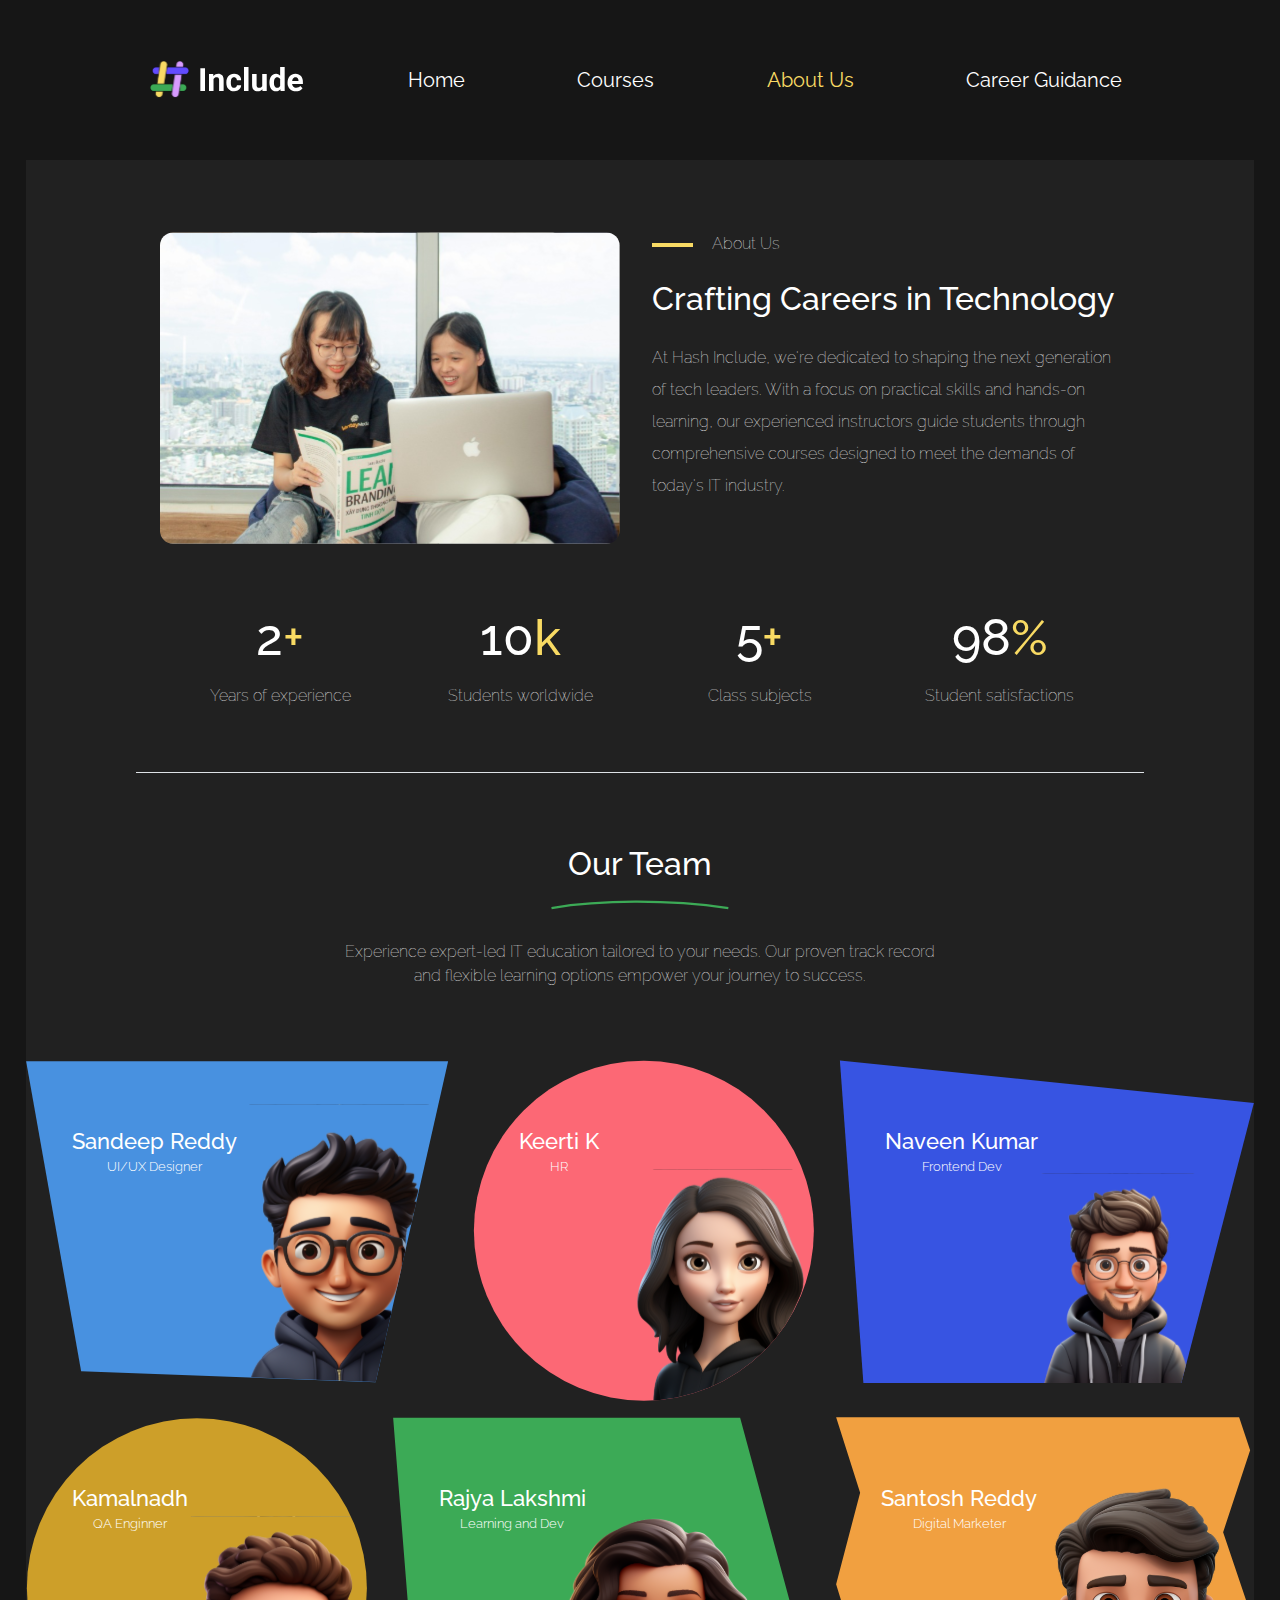
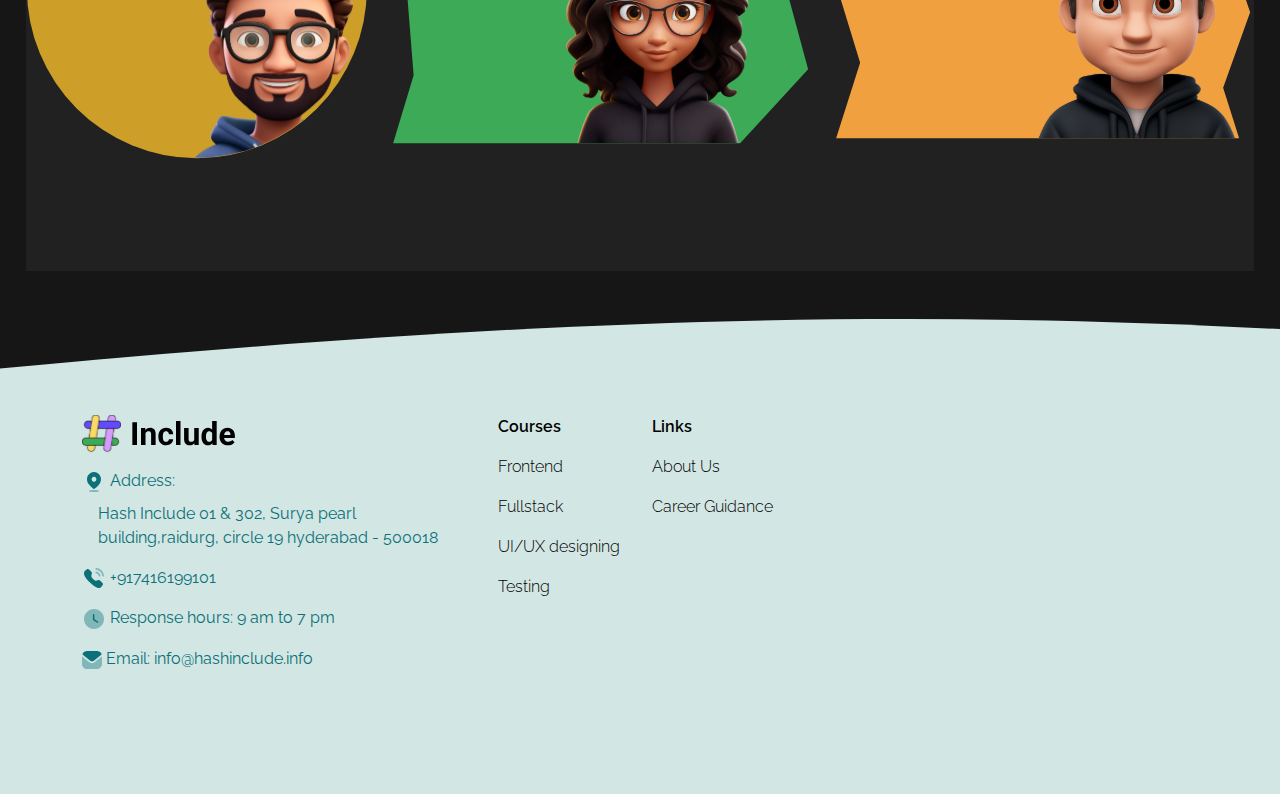
<file: about.html>
<!DOCTYPE html>
<html lang="en">
  <head>
    <meta charset="UTF-8" />
    <meta name="viewport" content="width=device-width, initial-scale=1.0" />
    <title>
      Hash Include | Elevate Your Skills with Hash Include's Guidance
    </title>
    <meta
      name="description"
      content="Linked-In Networking. Resume Building. Real-Time Projects. Pitching Startup Ideas. Expert Instructor. Interactive Learning. Verified Certificate. Why We Stand Out. Best Learning Experience."
    />
    <meta
      name="keywords"
      content="Hash Include, Frontend, Fullstack, Madhapur"
    />
    <link rel="shortcut icon" href="assets/favicon.png" type="image/x-icon" />
    <!-- Bootstrap CSS CDN starts here -->
    <link
      href="https://cdn.jsdelivr.net/npm/bootstrap@5.3.3/dist/css/bootstrap.min.css"
      rel="stylesheet"
      integrity="sha384-QWTKZyjpPEjISv5WaRU9OFeRpok6YctnYmDr5pNlyT2bRjXh0JMhjY6hW+ALEwIH"
      crossorigin="anonymous"
    />
    <!-- Bootstrap JavaScript CDN starts here -->
    <script
      src="https://cdn.jsdelivr.net/npm/bootstrap@5.3.3/dist/js/bootstrap.bundle.min.js"
      integrity="sha384-YvpcrYf0tY3lHB60NNkmXc5s9fDVZLESaAA55NDzOxhy9GkcIdslK1eN7N6jIeHz"
      crossorigin="anonymous"
    ></script>

    <!-- Custom CSS starts here -->
    <link rel="stylesheet" href="styles/about.css" />
    <link rel="stylesheet" href="styles/common-styles.css" />
  </head>
  <body>
    <!-- header section starts here -->
    <header>
      <section class="container-fluid primary-navbar-section">
        <!-- <div class="container"> -->
        <nav class="navbar navbar-expand-lg primary-navbar mx-auto my-5 fs-5">
          <div class="container-fluid">
            <a class="navbar-brand pe-5 me-5" href="#"
              ><img src="assets/hash-include-logo.svg" alt="logo"
            /></a>
            <button
              class="navbar-toggler hamburger-btn"
              type="button"
              data-bs-toggle="collapse"
              data-bs-target="#navbarNav"
              aria-controls="navbarNav"
              aria-expanded="false"
              aria-label="Toggle navigation"
            >
              <span class="hamburger"></span>
              <span class="hamburger"></span>
              <span class="hamburger"></span>
            </button>
            <div class="collapse navbar-collapse" id="navbarNav">
              <ul class="navbar-nav w-100 d-flex justify-content-between">
                <li class="nav-item">
                  <a
                    class="nav-link text-white active"
                    aria-current="page"
                    href="index.html"
                    >Home</a
                  >
                </li>
                <li class="nav-item">
                  <a class="nav-link text-white" href="courses.html">Courses</a>
                </li>
                <li class="nav-item">
                  <a class="nav-link active-link" href="#">About Us</a>
                </li>
                <li class="nav-item">
                  <a class="nav-link text-white" href="guidance.html"
                    >Career Guidance</a
                  >
                </li>
              </ul>
            </div>
          </div>
        </nav>
        <!-- </div> -->
      </section>
    </header>
    <!-- header section ends here -->

    <main>
      <!-- About us and Our team section starts here -->
      <section class="au-and-ot-section pb-5">
        <!-- About us section starts here -->
        <section class="about-us-section py-5">
          <div class="container-fluid pt-4 pb-5">
            <div class="row">
              <div class="col-lg-6 about-us-image">
                <img
                  src="assets/aboutus.svg"
                  alt="About Us image"
                  width="460"
                  class="img-fluid"
                />
              </div>
              <div class="col-lg-6 mt-3 mt-lg-0 about-us-description">
                <div>
                  <span class="about-us-line yellow-line"></span>
                  <span class="about-us-title title fw-lighter">About Us</span>
                </div>

                <div>
                  <h2 class="my-4">Crafting Careers in Technology</h2>

                  <p class="fw-lighter lh-lg">
                    At Hash Include, we're dedicated to shaping the next
                    generation of tech leaders. With a focus on practical skills
                    and hands-on learning, our experienced instructors guide
                    students through comprehensive courses designed to meet the
                    demands of today's IT industry.
                  </p>
                </div>
              </div>
            </div>
          </div>
          <div
            class="row mt-2 pt-2 pb-5 px-4 hashinclude-stats-cards-container border-bottom"
          >
            <div class="col">
              <div class="hashinclude-stats-card text-center">
                <h2>2<span class="stats-style">+</span></h2>
                <p class="fw-lighter mt-3">Years of experience</p>
              </div>
            </div>
            <div class="col">
              <div class="hashinclude-stats-card text-center">
                <h2>10<span class="stats-style">k</span></h2>
                <p class="fw-lighter mt-3">Students worldwide</p>
              </div>
            </div>
            <div class="col">
              <div class="hashinclude-stats-card text-center">
                <h2>5<span class="stats-style">+</span></h2>
                <p class="fw-lighter mt-3">Class subjects</p>
              </div>
            </div>
            <div class="col">
              <div class="hashinclude-stats-card text-center">
                <h2>98<span class="stats-style">%</span></h2>
                <p class="fw-lighter mt-3">Student satisfactions</p>
              </div>
            </div>
          </div>
        </section>
        <!-- About us section ends here -->

        <!-- Our team section starts here -->
        <section class="our-team-section">
          <div class="container-fluid px-0">
            <div class="row our-team-title-and-info text-center">
              <h2 class="mt-4">Our Team</h2>
              <div class="why-us-line-img">
                <img src="assets/why-us-line.svg" alt="Why us line image" />
              </div>
              <p class="mx-auto my-4 fw-lighter our-team-intro">
                Experience expert-led IT education tailored to your needs. Our
                proven track record and flexible learning options empower your
                journey to success.
              </p>
            </div>
            <div class="d-flex flex-wrap member-cards-container my-5">
              <div class="member-card position-relative mb-3 px-3 px-sm-0">
                <div class="member-details">
                  <h4>Sandeep Reddy</h4>
                  <p class="fw-light">UI/UX Designer</p>
                </div>
                <img
                  class="img-fluid"
                  src="assets/member-1.svg"
                  alt="Member-1"
                />
              </div>
              <div class="member-card position-relative mb-3 px-3 px-sm-0">
                <div class="member-details">
                  <h4>Keerti K</h4>
                  <p class="fw-light">HR</p>
                </div>
                <img
                  class="img-fluid"
                  src="assets/member-2.svg"
                  alt="Member-2"
                />
              </div>
              <div class="member-card position-relative mb-3 px-3 px-sm-0">
                <div class="member-details">
                  <h4>Naveen Kumar</h4>
                  <p class="fw-light">Frontend Dev</p>
                </div>
                <img
                  class="img-fluid"
                  src="assets/member-3.svg"
                  alt="Member-3"
                />
              </div>
              <!-- </div> -->

              <!-- <div class="d-flex flex-wrap member-cards-container my-5"> -->
              <div class="member-card position-relative mb-3 px-3 px-sm-0">
                <div class="member-details">
                  <h4>Kamalnadh</h4>
                  <p class="fw-light">QA Enginner</p>
                </div>
                <img
                  class="img-fluid"
                  src="assets/member-4.svg"
                  alt="Member-4"
                />
              </div>
              <div class="member-card position-relative mb-3 px-3 px-sm-0">
                <div class="member-details">
                  <h4>Rajya Lakshmi</h4>
                  <p class="fw-light">Learning and Dev</p>
                </div>
                <img
                  class="img-fluid"
                  src="assets/member-5.svg"
                  alt="Member-5"
                />
              </div>
              <div class="member-card position-relative mb-3 px-3 px-sm-0">
                <div class="member-details">
                  <h4>Santosh Reddy</h4>
                  <p class="fw-light">Digital Marketer</p>
                </div>
                <img
                  class="img-fluid"
                  src="assets/member-6.svg"
                  alt="Member-6"
                />
              </div>
            </div>
          </div>
        </section>
        <!-- Our team section ends here -->
      </section>
      <!-- About us and Our team section ends here -->
    </main>

    <!-- footer section starts here -->
    <footer class="footer-section">
      <div class="container mt-5 py-5">
        <div class="row pt-5 pb-4">
          <div class="col-10 mx-auto col-lg-4">
            <div class="inner-container mb-4 mb-md-0 contact-info">
              <img src="assets/footer-logo.svg" alt="footer-logo" />
              <p class="mt-3 mb-2">
                <img src="assets/location.svg" alt="Loaction image" />
                <span>Address:</span>
              </p>
              <p class="ps-3">
                Hash Include 01 & 302, Surya pearl building,raidurg, circle 19
                hyderabad - 500018
              </p>
              <a href="tel:+917416199101">
                <img src="assets/Calling.svg" alt="Calling image" />
                <span>+917416199101</span>
              </a>
              <p class="mt-3">
                <img src="assets/time.svg" alt="Time image" />
                <span>Response hours: 9 am to 7 pm</span>
              </p>
              <a href="mailto:info@hashinclude.info"
                ><img src="assets/mail.svg" alt="Mail image" />
                <span>Email: info@hashinclude.info</span></a
              >
            </div>
          </div>

          <div class="col-5 mx-auto mt-3 mt-lg-0 col-lg-2 ps-5 courses-footer">
            <p class="text-black fw-semibold">Courses</p>
            <p>
              <a
                class="text-decoration-none text-black fw-light"
                href="courses.html"
                >Frontend</a
              >
            </p>
            <p>
              <a
                class="text-decoration-none text-black fw-light"
                href="courses.html"
                >Fullstack</a
              >
            </p>
            <p>
              <a
                class="text-decoration-none text-black fw-light"
                href="courses.html"
                >UI/UX designing</a
              >
            </p>
            <p>
              <a
                class="text-decoration-none text-black fw-light"
                href="courses.html"
                >Testing</a
              >
            </p>
          </div>
          <div class="col-5 mx-auto mt-3 mt-lg-0 col-lg-2 footer-links">
            <div class="inner-container ac-links">
              <p class="text-black fw-semibold">Links</p>
              <p>
                <a
                  class="text-decoration-none text-black fw-light"
                  href="about.html"
                  >About Us</a
                >
              </p>
              <p>
                <a
                  class="text-decoration-none text-black fw-light"
                  href="guidance.html"
                  >Career Guidance</a
                >
              </p>
            </div>
          </div>
          <div class="col-10 m-auto text-center col-lg-4 maps">
            <iframe
              src="https://www.google.com/maps/embed?pb=!1m14!1m8!1m3!1d5200.451197299712!2d78.3900038460928!3d17.44710862660464!3m2!1i1024!2i768!4f13.1!3m3!1m2!1s0x3bcb9158f201b205%3A0x11bbe7be7792411b!2sMadhapur%2C%20Hyderabad%2C%20Telangana!5e0!3m2!1sen!2sin!4v1716829353590!5m2!1sen!2sin"
              width="300"
              height="300"
              style="border: 0"
              allowfullscreen=""
              loading="lazy"
              referrerpolicy="no-referrer-when-downgrade"
            ></iframe>
          </div>
        </div>
      </div>
    </footer>
    <!-- footer section ends here -->
  </body>
</html>
</file>
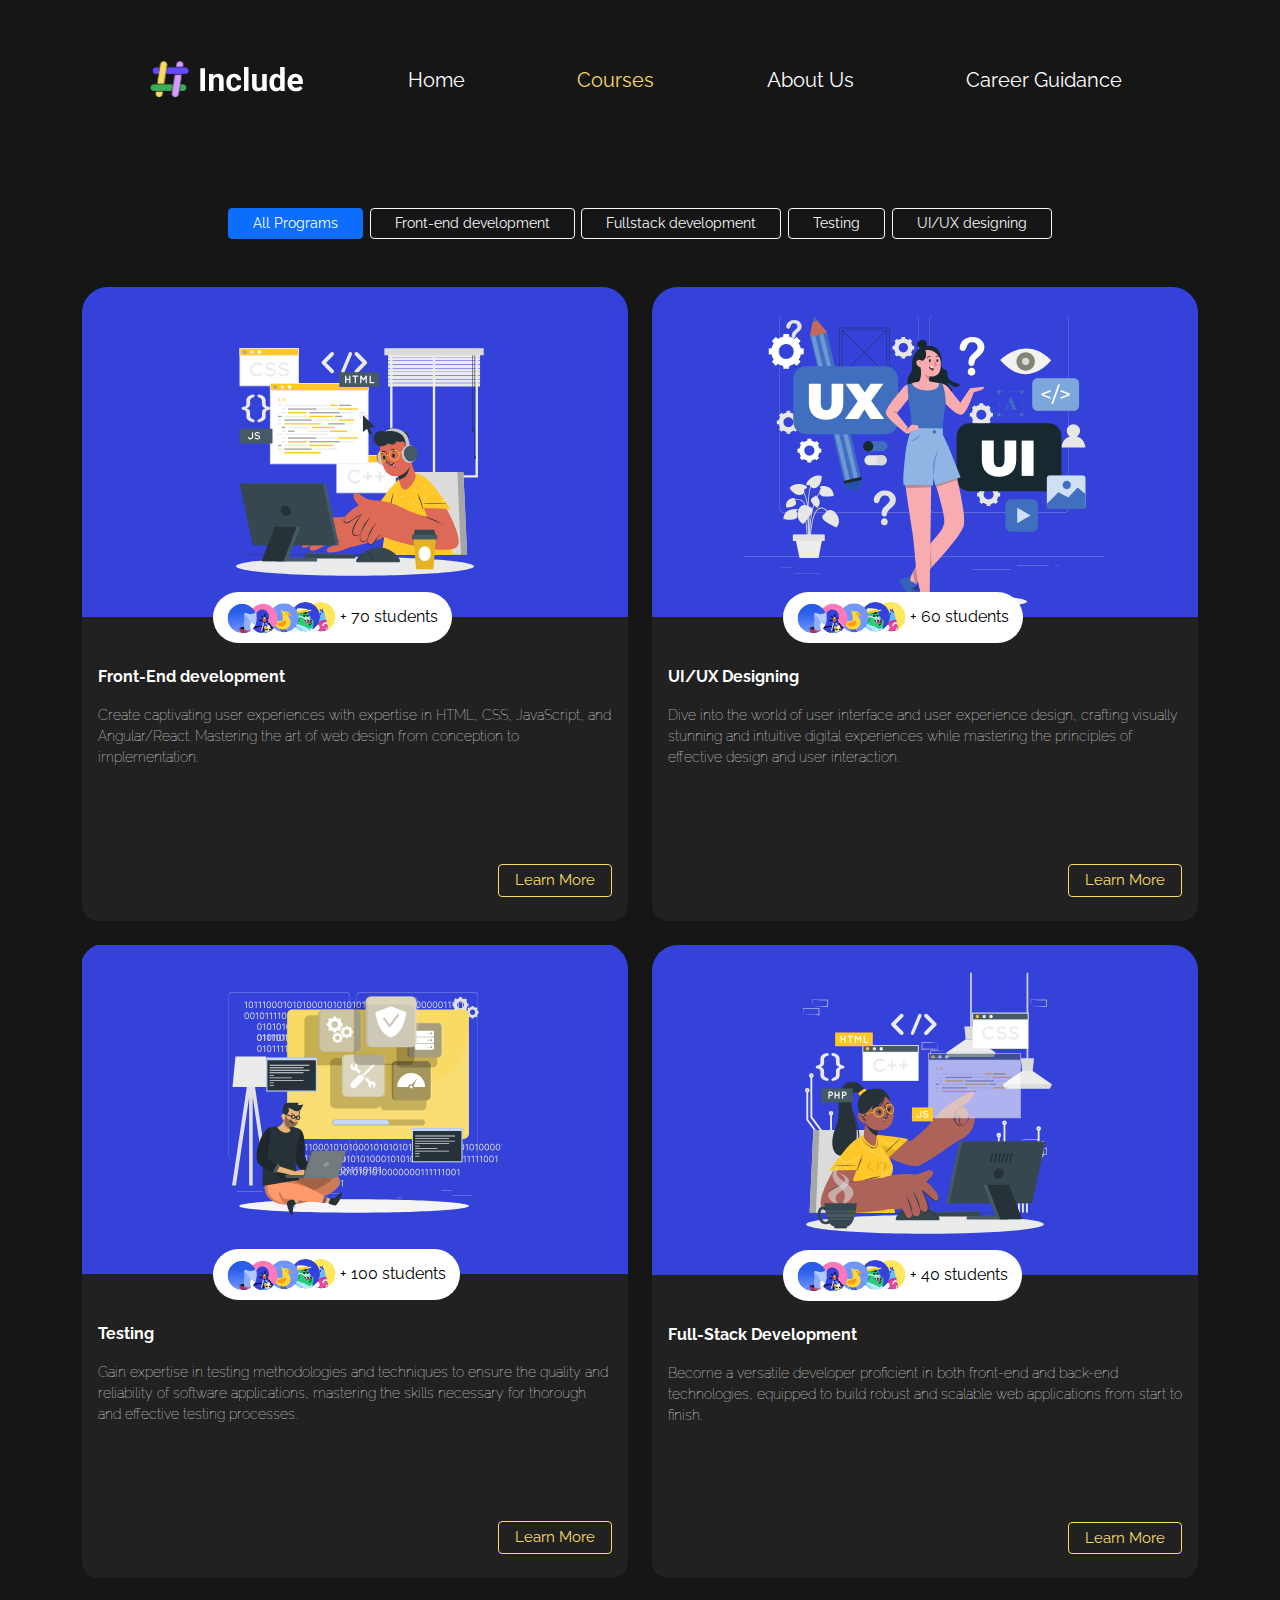
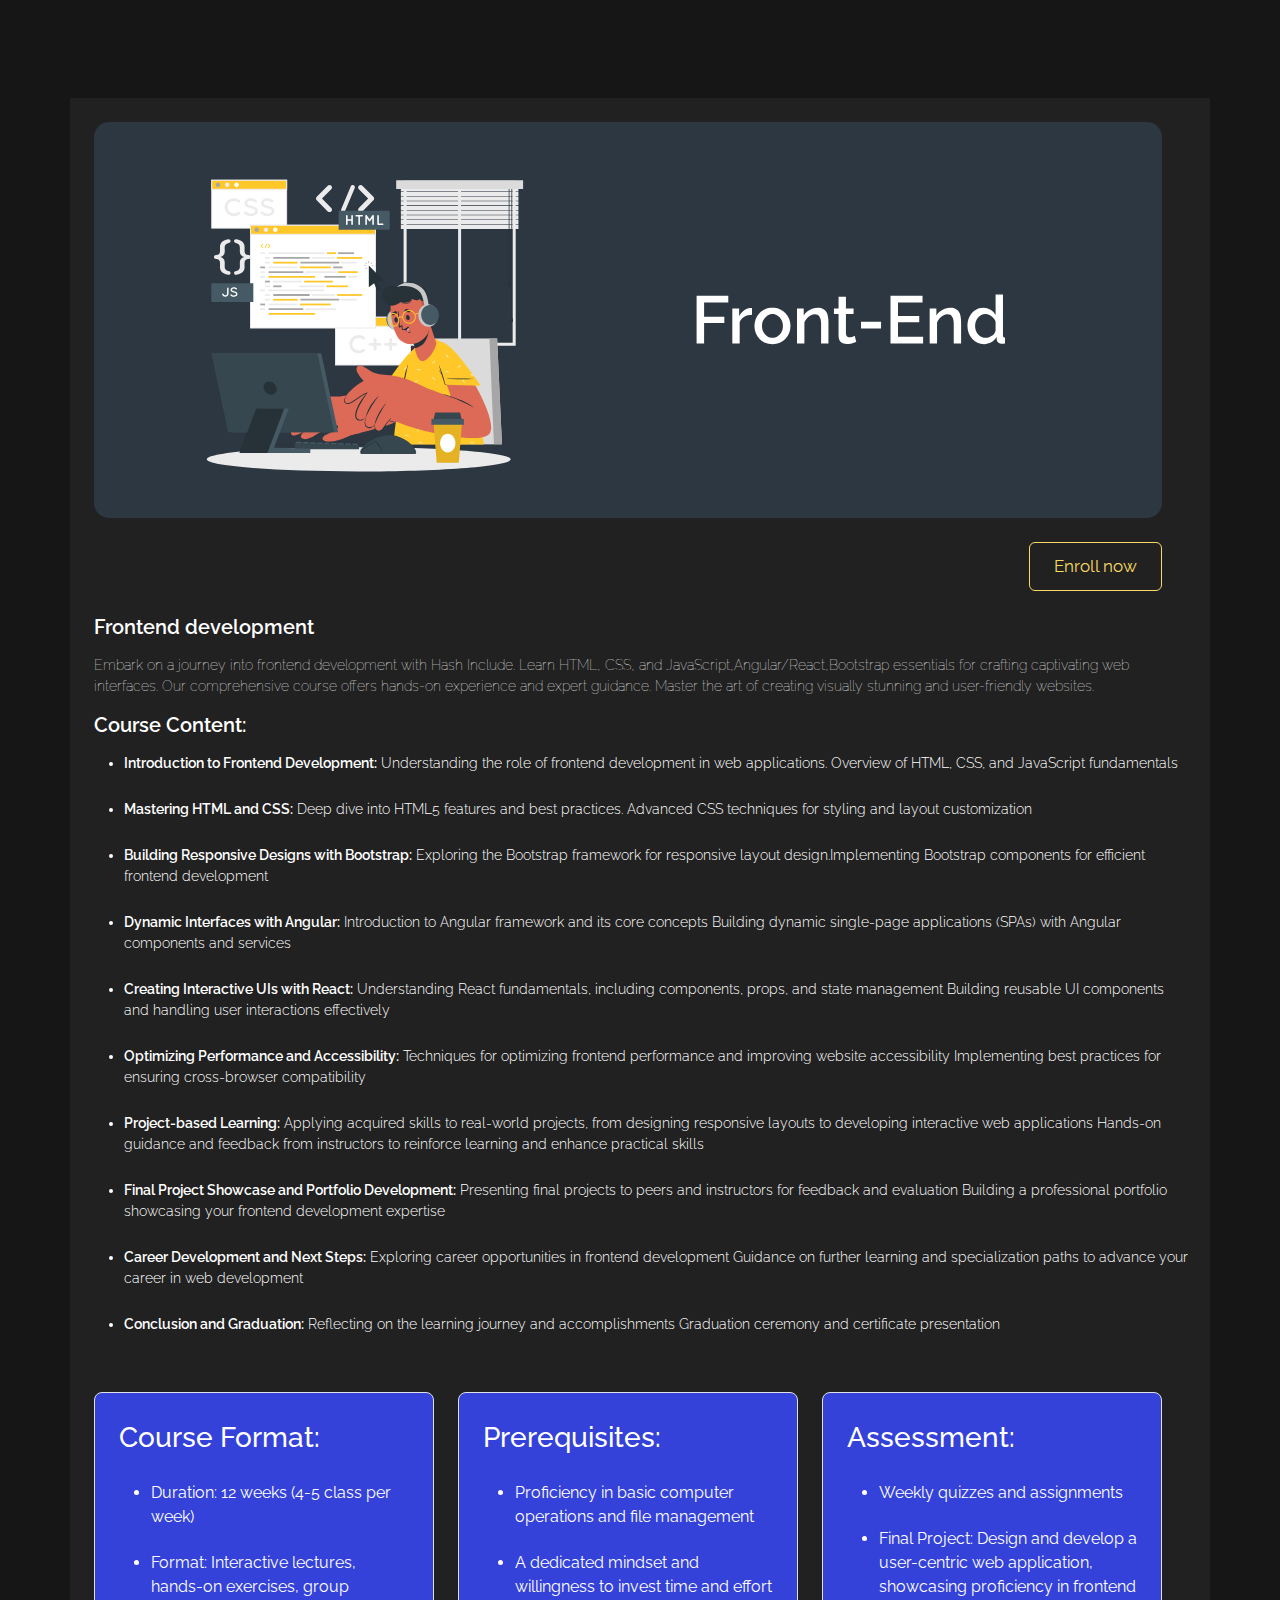
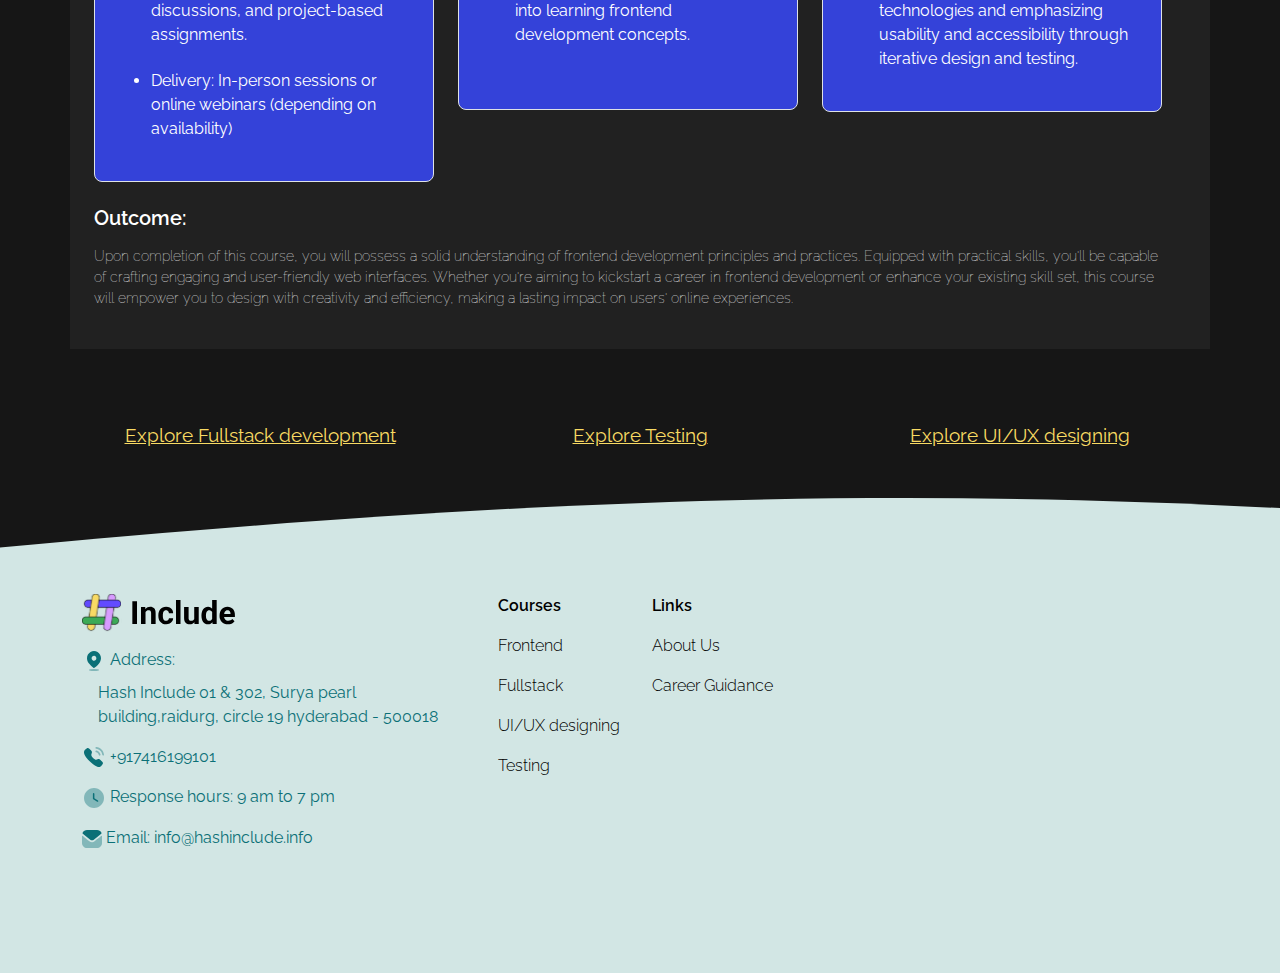
<file: courses.html>
<!DOCTYPE html>
<html lang="en">
  <head>
    <meta charset="UTF-8" />
    <meta name="viewport" content="width=device-width, initial-scale=1.0" />
    <title>
      Hash Include | Elevate Your Skills with Hash Include's Guidance
    </title>
    <meta
      name="description"
      content="Linked-In Networking. Resume Building. Real-Time Projects. Pitching Startup Ideas. Expert Instructor. Interactive Learning. Verified Certificate. Why We Stand Out. Best Learning Experience."
    />
    <meta
      name="keywords"
      content="Hash Include, Frontend, Fullstack, Madhapur"
    />
    <link rel="shortcut icon" href="assets/favicon.png" type="image/x-icon" />
    <!-- Bootstrap CSS CDN starts here -->
    <link
      href="https://cdn.jsdelivr.net/npm/bootstrap@5.3.3/dist/css/bootstrap.min.css"
      rel="stylesheet"
      integrity="sha384-QWTKZyjpPEjISv5WaRU9OFeRpok6YctnYmDr5pNlyT2bRjXh0JMhjY6hW+ALEwIH"
      crossorigin="anonymous"
    />
    <!-- Bootstrap JavaScript CDN starts here -->
    <script
      src="https://cdn.jsdelivr.net/npm/bootstrap@5.3.3/dist/js/bootstrap.bundle.min.js"
      integrity="sha384-YvpcrYf0tY3lHB60NNkmXc5s9fDVZLESaAA55NDzOxhy9GkcIdslK1eN7N6jIeHz"
      crossorigin="anonymous"
    ></script>

    <!-- Custom CSS starts here -->
    <link rel="stylesheet" href="styles/courses.css" />
    <link rel="stylesheet" href="styles/common-styles.css" />
  </head>
  <body>
    <!-- header section starts here -->
    <header>
      <section class="container-fluid primary-navbar-section">
        <nav class="navbar navbar-expand-lg primary-navbar mx-auto my-5 fs-5">
          <div class="container-fluid">
            <a class="navbar-brand pe-5 me-5" href="index.html"
              ><img src="assets/hash-include-logo.svg" alt="logo"
            /></a>
            <button
              class="navbar-toggler hamburger-btn"
              type="button"
              data-bs-toggle="collapse"
              data-bs-target="#navbarNav"
              aria-controls="navbarNav"
              aria-expanded="false"
              aria-label="Toggle navigation"
            >
              <span class="hamburger"></span>
              <span class="hamburger"></span>
              <span class="hamburger"></span>
            </button>
            <div class="collapse navbar-collapse" id="navbarNav">
              <ul class="navbar-nav w-100 d-flex justify-content-between">
                <li class="nav-item">
                  <a
                    class="nav-link text-white active"
                    aria-current="page"
                    href="index.html"
                    >Home</a
                  >
                </li>
                <li class="nav-item">
                  <a class="nav-link active-link" href="#">Courses</a>
                </li>
                <li class="nav-item">
                  <a class="nav-link text-white" href="about.html">About Us</a>
                </li>
                <li class="nav-item">
                  <a class="nav-link text-white" href="guidance.html"
                    >Career Guidance</a
                  >
                </li>
              </ul>
            </div>
          </div>
        </nav>
      </section>
    </header>
    <!-- header section ends here -->

    <main>
      <!-- all courses section starts here -->
      <section class="all-courses-section pt-lg-5">
        <!-- extra small media dropdown starts here -->
        <div
          class="container d-block d-md-none text-center popular-courses-dropdown-container"
        >
          <select
            class="form-select bg-black text-white popular-courses-dropdown"
            aria-label="Popular Courses navbar"
          >
            <option value="all-programs">All Programs</option>
            <option value="front-end">Front-end development</option>
            <option value="full-stack">Fullstack development</option>
            <option value="testing">Testing</option>
            <option value="ui/ux">UI/UX designing</option>
          </select>
        </div>
        <!-- extra small media dropdown ends here -->

        <div class="container d-none d-md-block popular-courses-navbar">
          <div class="d-flex justify-content-evenly mx-auto">
            <button type="button" class="btn btn-primary btn-sm px-4">
              All Programs
            </button>

            <button type="button" class="btn btn-outline-light btn-sm px-4">
              Front-end development
            </button>

            <button type="button" class="btn btn-outline-light btn-sm px-4">
              Fullstack development
            </button>

            <button type="button" class="btn btn-outline-light btn-sm px-4">
              Testing
            </button>

            <button type="button" class="btn btn-outline-light btn-sm px-4">
              UI/UX designing
            </button>
          </div>
        </div>

        <!-- course details cards starts here -->
        <div class="container course-details-cards-container pt-4 py-md-5">
          <div class="row">
            <!-- Column - 1 -->
            <div
              class="col-11 mx-auto mx-md-0 col-md-6 col-xxl-3 fe course-details-card"
            >
              <div class="inner-container mb-4">
                <div class="course-img">
                  <img
                    class="w-100"
                    src="assets/card-1-v1.svg"
                    alt="course-1"
                  />
                </div>
                <div
                  class="front-end-course-details course-details position-relative rounded-bottom-4"
                >
                  <div
                    class="student-card-icons bg-white rounded-pill position-absolute"
                  >
                    <img
                      src="assets/student-card-icons.svg"
                      alt="student-card-icons"
                    />
                    <p class="d-inline text-black">+ 70 students</p>
                  </div>
                  <div class="details pt-5 px-3">
                    <p class="fw-bold fs-6">Front-End development</p>
                    <p class="fw-lighter">
                      Create captivating user experiences with expertise in
                      HTML, CSS, JavaScript, and Angular/React. Mastering the
                      art of web design from conception to implementation.
                    </p>
                  </div>
                  <div class="learn-more-btn pb-4 py-md-4 px-3 text-end">
                    <button
                      type="button"
                      class="btn btn-outline-warning btn-sm py-1 px-3"
                    >
                      <a class="text-decoration-none" href="courses.html"
                        >Learn More</a
                      >
                    </button>
                  </div>
                </div>
              </div>
            </div>

            <!-- Column-2 -->
            <div
              class="col-11 mx-auto mx-md-0 col-md-6 col-xxl-3 ui course-details-card"
            >
              <div class="inner-container mb-4">
                <div class="course-img">
                  <img
                    class="w-100"
                    src="assets/card-2-v1.svg"
                    alt="course-2"
                  />
                </div>
                <div
                  class="ui-ux-course-details course-details position-relative rounded-bottom-4"
                >
                  <div
                    class="student-card-icons bg-white rounded-pill position-absolute"
                  >
                    <img
                      src="assets/student-card-icons.svg"
                      alt="student-card-icons"
                    />
                    <p class="d-inline text-black">+ 60 students</p>
                  </div>
                  <div class="details pt-5 px-3">
                    <p class="fw-bold fs-6">UI/UX Designing</p>
                    <p class="fw-lighter">
                      Dive into the world of user interface and user experience
                      design, crafting visually stunning and intuitive digital
                      experiences while mastering the principles of effective
                      design and user interaction.
                    </p>
                  </div>
                  <div class="learn-more-btn pb-4 py-md-4 px-3 text-end">
                    <button
                      type="button"
                      class="btn btn-outline-warning btn-sm py-1 px-3"
                    >
                      <a class="text-decoration-none" href="courses.html"
                        >Learn More</a
                      >
                    </button>
                  </div>
                </div>
              </div>
            </div>

            <!-- Column-3 -->
            <div
              class="col-11 mx-auto mx-md-0 col-md-6 col-xxl-3 test course-details-card"
            >
              <div class="inner-container mb-4">
                <div class="course-img">
                  <img
                    class="w-100"
                    src="assets/card-3-v1.svg"
                    alt="course-3"
                  />
                </div>
                <div
                  class="testing-course-details course-details position-relative rounded-bottom-4"
                >
                  <div
                    class="student-card-icons bg-white rounded-pill position-absolute"
                  >
                    <img
                      src="assets/student-card-icons.svg"
                      alt="student-card-icons"
                    />
                    <p class="d-inline text-black">+ 100 students</p>
                  </div>
                  <div class="details pt-5 px-3">
                    <p class="fw-bold fs-6">Testing</p>
                    <p class="fw-lighter">
                      Gain expertise in testing methodologies and techniques to
                      ensure the quality and reliability of software
                      applications, mastering the skills necessary for thorough
                      and effective testing processes.
                    </p>
                  </div>
                  <div class="learn-more-btn pb-4 py-md-4 px-3 text-end">
                    <button
                      type="button"
                      class="btn btn-outline-warning btn-sm py-1 px-3"
                    >
                      <a class="text-decoration-none" href="courses.html"
                        >Learn More</a
                      >
                    </button>
                  </div>
                </div>
              </div>
            </div>

            <!-- Column-4 -->
            <div
              class="col-11 mx-auto mx-md-0 col-md-6 col-xxl-3 full course-details-card"
            >
              <div class="inner-container mb-4">
                <div class="course-img">
                  <img
                    class="w-100"
                    src="assets/card-4-v1.svg"
                    alt="course-4"
                  />
                </div>
                <div
                  class="full-stack-course-details course-details position-relative rounded-bottom-4"
                >
                  <div
                    class="student-card-icons bg-white rounded-pill position-absolute"
                  >
                    <img
                      src="assets/student-card-icons.svg"
                      alt="student-card-icons"
                    />
                    <p class="d-inline text-black">+ 40 students</p>
                  </div>
                  <div class="details pt-5 px-3">
                    <p class="fw-bold fs-6">Full-Stack Development</p>
                    <p class="fw-lighter">
                      Become a versatile developer proficient in both front-end
                      and back-end technologies, equipped to build robust and
                      scalable web applications from start to finish.
                    </p>
                  </div>
                  <div class="learn-more-btn pb-4 py-md-4 px-3 text-end">
                    <button
                      type="button"
                      class="btn btn-outline-warning btn-sm py-1 px-3"
                    >
                      <a class="text-decoration-none" href="courses.html"
                        >Learn More</a
                      >
                    </button>
                  </div>
                </div>
              </div>
            </div>
          </div>
        </div>
        <!-- course details cards ends here -->
      </section>
      <!-- all courses section ends here -->

      <!-- front-end course section starts here -->
      <section class="fe-course-section mt-5" id="fe-course-section-id">
        <div class="container fe-course-container py-4 ps-4 pe-5 mb-5">
          <div class="row fe-image">
            <img src="assets/fe-banner.svg" alt="Front End image" />
          </div>

          <div class="enroll-now-btn text-end my-4">
            <button
              class="btn"
              type="button"
              title="Click to enroll for the course"
              data-bs-toggle="modal"
              data-bs-target="#exampleModal"
            >
              Enroll now
            </button>
          </div>

          <!-- Modal start -->
          <div
            class="modal fade"
            id="exampleModal"
            tabindex="-1"
            aria-labelledby="exampleModalLabel"
            aria-hidden="true"
          >
            <div class="modal-dialog modal-lg">
              <div class="modal-content modal-form-container p-4 rounded-0">
                <div class="modal-header border-0">
                  <h1 class="modal-title fs-2" id="exampleModalLabel">
                    Enroll Here
                  </h1>
                  <button
                    type="button"
                    class="border-0 ms-auto modal-close-btn"
                    data-bs-dismiss="modal"
                    aria-label="Close"
                  >
                    <img src="assets/cross.svg" alt="cross" />
                  </button>
                </div>

                <!-- modal body start -->
                <div class="modal-body">
                  <form>
                    <div class="row">
                      <div class="col-md-6">
                        <div class="mb-3">
                          <label for="name" class="form-label">
                            Full Name <span class="text-danger">*</span>
                          </label>
                          <input
                            type="text"
                            class="form-control"
                            id="name"
                            placeholder="Enter Your Name"
                            aria-describedby="fullname"
                          />
                        </div>

                        <div class="mb-3">
                          <label for="email" class="form-label"
                            >Email address
                            <span class="text-danger">*</span></label
                          >
                          <input
                            type="email"
                            class="form-control"
                            id="email"
                            placeholder="Enter Your Email"
                            aria-describedby="emailHelp"
                          />
                        </div>

                        <div class="mb-3">
                          <label for="education" class="form-label"
                            >Please select your Education qualification</label
                          >
                          <select
                            name="education"
                            id="education"
                            class="form-select"
                            aria-label="Default select example"
                          >
                            <option value="" disabled selected>Select</option>
                            <option value="pursuing">pursuing</option>
                            <option value="Bachelor's">Bachelor's</option>
                            <option value="MCA">MCA</option>
                            <option value="Degree">Degree</option>
                            <option value="Diploma">Diploma</option>
                            <option value="Other">Other</option>
                          </select>
                        </div>
                      </div>
                      <div class="col-md-6">
                        <div class="mb-3">
                          <label for="phone" class="form-label">
                            Phone number (whatsapp no)
                            <span class="text-danger">*</span>
                          </label>
                          <input
                            type="tel"
                            class="form-control"
                            id="phone"
                            placeholder="Enter Your Contact Number"
                            aria-describedby="phone"
                          />
                        </div>
                        <div class="mb-3">
                          <label for="course" class="form-label"
                            >Course Interested in</label
                          >
                          <select
                            name="course"
                            id="course"
                            class="form-select"
                            aria-label="Default select example"
                          >
                            <option value="">Select</option>
                            <option value="UI/UX">UI/UX designing</option>
                            <option value="Frontend" selected>
                              Frontend development
                            </option>
                            <option value="Fullstack">
                              Fullstack development
                            </option>
                            <option value="Testing">
                              Testing (Manual + Automation)
                            </option>
                          </select>
                        </div>
                        <div class="mb-3">
                          <label for="time" class="form-label"
                            >Best time to reach out</label
                          >
                          <select
                            name="time"
                            id="time"
                            class="form-select"
                            aria-label="Default select example"
                          >
                            <option value="">Select</option>
                            <option value="9 AM" selected>9 AM</option>
                            <option value="10 AM">10 AM</option>
                            <option value="11 AM">11 AM</option>
                            <option value="12 AM">12 AM</option>
                            <option value="1 PM">1 PM</option>
                            <option value="2 PM">2 PM</option>
                            <option value="3 PM">3 PM</option>
                            <option value="4 PM">4 PM</option>
                            <option value="5 PM">5 PM</option>
                            <option value="6 PM">6 PM</option>
                            <option value="7 PM">7 PM</option>
                            <option value="8 PM">8 PM</option>
                            <option value="9 PM">9 PM</option>
                          </select>
                        </div>
                      </div>
                      <div class="col">
                        <div class="mb-3">
                          <label for="message" class="form-label"
                            >Message</label
                          >
                          <textarea
                            class="form-control"
                            id="message"
                            rows="3"
                            placeholder="Your messsage here"
                          ></textarea>
                        </div>
                      </div>
                    </div>
                  </form>
                </div>
                <!-- modal body end -->

                <div class="modal-footer d-block text-center border-0">
                  <button type="button" class="btn btn-register">
                    Register
                  </button>
                  <p class="fw-lighter">
                    <span class="text-danger">*</span> indicates required fields
                  </p>
                </div>
              </div>
            </div>
          </div>
          <!-- Modal end -->

          <div class="row course-description">
            <h5 class="fw-semibold fs-5 mb-3">Frontend development</h5>
            <p class="fw-lighter">
              Embark on a journey into frontend development with Hash Include.
              Learn HTML, CSS, and JavaScript,Angular/React,Bootstrap essentials
              for crafting captivating web interfaces. Our comprehensive course
              offers hands-on experience and expert guidance. Master the art of
              creating visually stunning and user-friendly websites.
            </p>

            <h5 class="fw-semibold fs-5 mb-3">Course Content:</h5>
            <ul class="course-content-list">
              <li>
                <span>Introduction to Frontend Development:</span> Understanding
                the role of frontend development in web applications. Overview
                of HTML, CSS, and JavaScript fundamentals
              </li>
              <li>
                <span>Mastering HTML and CSS:</span> Deep dive into HTML5
                features and best practices. Advanced CSS techniques for styling
                and layout customization
              </li>
              <li>
                <span>Building Responsive Designs with Bootstrap:</span>
                Exploring the Bootstrap framework for responsive layout
                design.Implementing Bootstrap components for efficient frontend
                development
              </li>
              <li>
                <span>Dynamic Interfaces with Angular:</span> Introduction to
                Angular framework and its core concepts Building dynamic
                single-page applications (SPAs) with Angular components and
                services
              </li>
              <li>
                <span>Creating Interactive UIs with React:</span> Understanding
                React fundamentals, including components, props, and state
                management Building reusable UI components and handling user
                interactions effectively
              </li>
              <li>
                <span>Optimizing Performance and Accessibility:</span>
                Techniques for optimizing frontend performance and improving
                website accessibility Implementing best practices for ensuring
                cross-browser compatibility
              </li>
              <li>
                <span>Project-based Learning:</span> Applying acquired skills to
                real-world projects, from designing responsive layouts to
                developing interactive web applications Hands-on guidance and
                feedback from instructors to reinforce learning and enhance
                practical skills
              </li>
              <li>
                <span>Final Project Showcase and Portfolio Development:</span>
                Presenting final projects to peers and instructors for feedback
                and evaluation Building a professional portfolio showcasing your
                frontend development expertise
              </li>
              <li>
                <span>Career Development and Next Steps:</span> Exploring career
                opportunities in frontend development Guidance on further
                learning and specialization paths to advance your career in web
                development
              </li>
              <li>
                <span>Conclusion and Graduation:</span> Reflecting on the
                learning journey and accomplishments Graduation ceremony and
                certificate presentation
              </li>
            </ul>
          </div>

          <div class="row cpa-container mt-3 mb-4">
            <div class="col-xl-4">
              <div
                class="inner-container cpa-card border rounded-3 p-4 mb-3 mb-xl-0"
              >
                <p class="fs-3 fw-medium">Course Format:</p>
                <ul class="cpa-list">
                  <li>Duration: 12 weeks (4-5 class per week)</li>
                  <li>
                    Format: Interactive lectures, hands-on exercises, group
                    discussions, and project-based assignments.
                  </li>
                  <li>
                    Delivery: In-person sessions or online webinars (depending
                    on availability)
                  </li>
                </ul>
              </div>
            </div>
            <div class="col-xl-4">
              <div
                class="inner-container cpa-card border rounded-3 p-4 mb-3 mb-xl-0"
              >
                <p class="fs-3 fw-medium">Prerequisites:</p>
                <ul class="cpa-list">
                  <li>
                    Proficiency in basic computer operations and file management
                  </li>
                  <li>
                    A dedicated mindset and willingness to invest time and
                    effort into learning frontend development concepts.
                  </li>
                </ul>
              </div>
            </div>
            <div class="col-xl-4">
              <div
                class="inner-container cpa-card border rounded-3 p-4 mb-3 mb-xl-0"
              >
                <p class="fs-3 fw-medium">Assessment:</p>
                <ul class="cpa-list">
                  <li>Weekly quizzes and assignments</li>
                  <li>
                    Final Project: Design and develop a user-centric web
                    application, showcasing proficiency in frontend technologies
                    and emphasizing usability and accessibility through
                    iterative design and testing.
                  </li>
                </ul>
              </div>
            </div>
          </div>

          <div class="row course-outcome">
            <h5 class="fw-semibold fs-5 mb-3">Outcome:</h5>
            <p class="fw-lighter">
              Upon completion of this course, you will possess a solid
              understanding of frontend development principles and practices.
              Equipped with practical skills, you'll be capable of crafting
              engaging and user-friendly web interfaces. Whether you're aiming
              to kickstart a career in frontend development or enhance your
              existing skill set, this course will empower you to design with
              creativity and efficiency, making a lasting impact on users'
              online experiences.
            </p>
          </div>
        </div>

        <div
          class="container fe-explore-other-courses explore-other-courses-links pt-4 text-center"
        >
          <div class="row">
            <div class="col-md-4 mb-3 mb-xl-0">
              <a href="#">Explore Fullstack development</a>
            </div>
            <div class="col-md-4 mb-3 mb-xl-0">
              <a href="#">Explore Testing</a>
            </div>
            <div class="col-md-4"><a href="#">Explore UI/UX designing</a></div>
          </div>
        </div>
      </section>
      <!-- front-end course section ends here -->
    </main>

    <!-- footer section starts here -->
    <footer class="footer-section">
      <div class="container mt-5 py-5">
        <div class="row pt-5 pb-4">
          <div class="col-10 mx-auto col-lg-4">
            <div class="inner-container mb-4 mb-md-0 contact-info">
              <img src="assets/footer-logo.svg" alt="footer-logo" />
              <p class="mt-3 mb-2">
                <img src="assets/location.svg" alt="Loaction image" />
                <span>Address:</span>
              </p>
              <p class="ps-3">
                Hash Include 01 & 302, Surya pearl building,raidurg, circle 19
                hyderabad - 500018
              </p>
              <a href="tel:+917416199101">
                <img src="assets/Calling.svg" alt="Calling image" />
                <span>+917416199101</span>
              </a>
              <p class="mt-3">
                <img src="assets/time.svg" alt="Time image" />
                <span>Response hours: 9 am to 7 pm</span>
              </p>
              <a href="mailto:info@hashinclude.info"
                ><img src="assets/mail.svg" alt="Mail image" />
                <span>Email: info@hashinclude.info</span></a
              >
            </div>
          </div>

          <div class="col-5 mx-auto mt-3 mt-lg-0 col-lg-2 ps-5 courses-footer">
            <p class="text-black fw-semibold">Courses</p>
            <p>
              <a
                class="text-decoration-none text-black fw-light"
                href="courses.html"
                >Frontend</a
              >
            </p>
            <p>
              <a
                class="text-decoration-none text-black fw-light"
                href="courses.html"
                >Fullstack</a
              >
            </p>
            <p>
              <a
                class="text-decoration-none text-black fw-light"
                href="courses.html"
                >UI/UX designing</a
              >
            </p>
            <p>
              <a
                class="text-decoration-none text-black fw-light"
                href="courses.html"
                >Testing</a
              >
            </p>
          </div>
          <div class="col-5 mx-auto mt-3 mt-lg-0 col-lg-2 footer-links">
            <div class="inner-container ac-links">
              <p class="text-black fw-semibold">Links</p>
              <p>
                <a
                  class="text-decoration-none text-black fw-light"
                  href="about.html"
                  >About Us</a
                >
              </p>
              <p>
                <a
                  class="text-decoration-none text-black fw-light"
                  href="guidance.html"
                  >Career Guidance</a
                >
              </p>
            </div>
          </div>
          <div class="col-10 m-auto text-center col-lg-4 maps">
            <iframe
              src="https://www.google.com/maps/embed?pb=!1m14!1m8!1m3!1d5200.451197299712!2d78.3900038460928!3d17.44710862660464!3m2!1i1024!2i768!4f13.1!3m3!1m2!1s0x3bcb9158f201b205%3A0x11bbe7be7792411b!2sMadhapur%2C%20Hyderabad%2C%20Telangana!5e0!3m2!1sen!2sin!4v1716829353590!5m2!1sen!2sin"
              width="300"
              height="300"
              style="border: 0"
              allowfullscreen=""
              loading="lazy"
              referrerpolicy="no-referrer-when-downgrade"
            ></iframe>
          </div>
        </div>
      </div>
    </footer>
    <!-- footer section ends here -->

    <!-- Custom Javascript -->
    <script src="scripts/script.js"></script>
  </body>
</html>
</file>
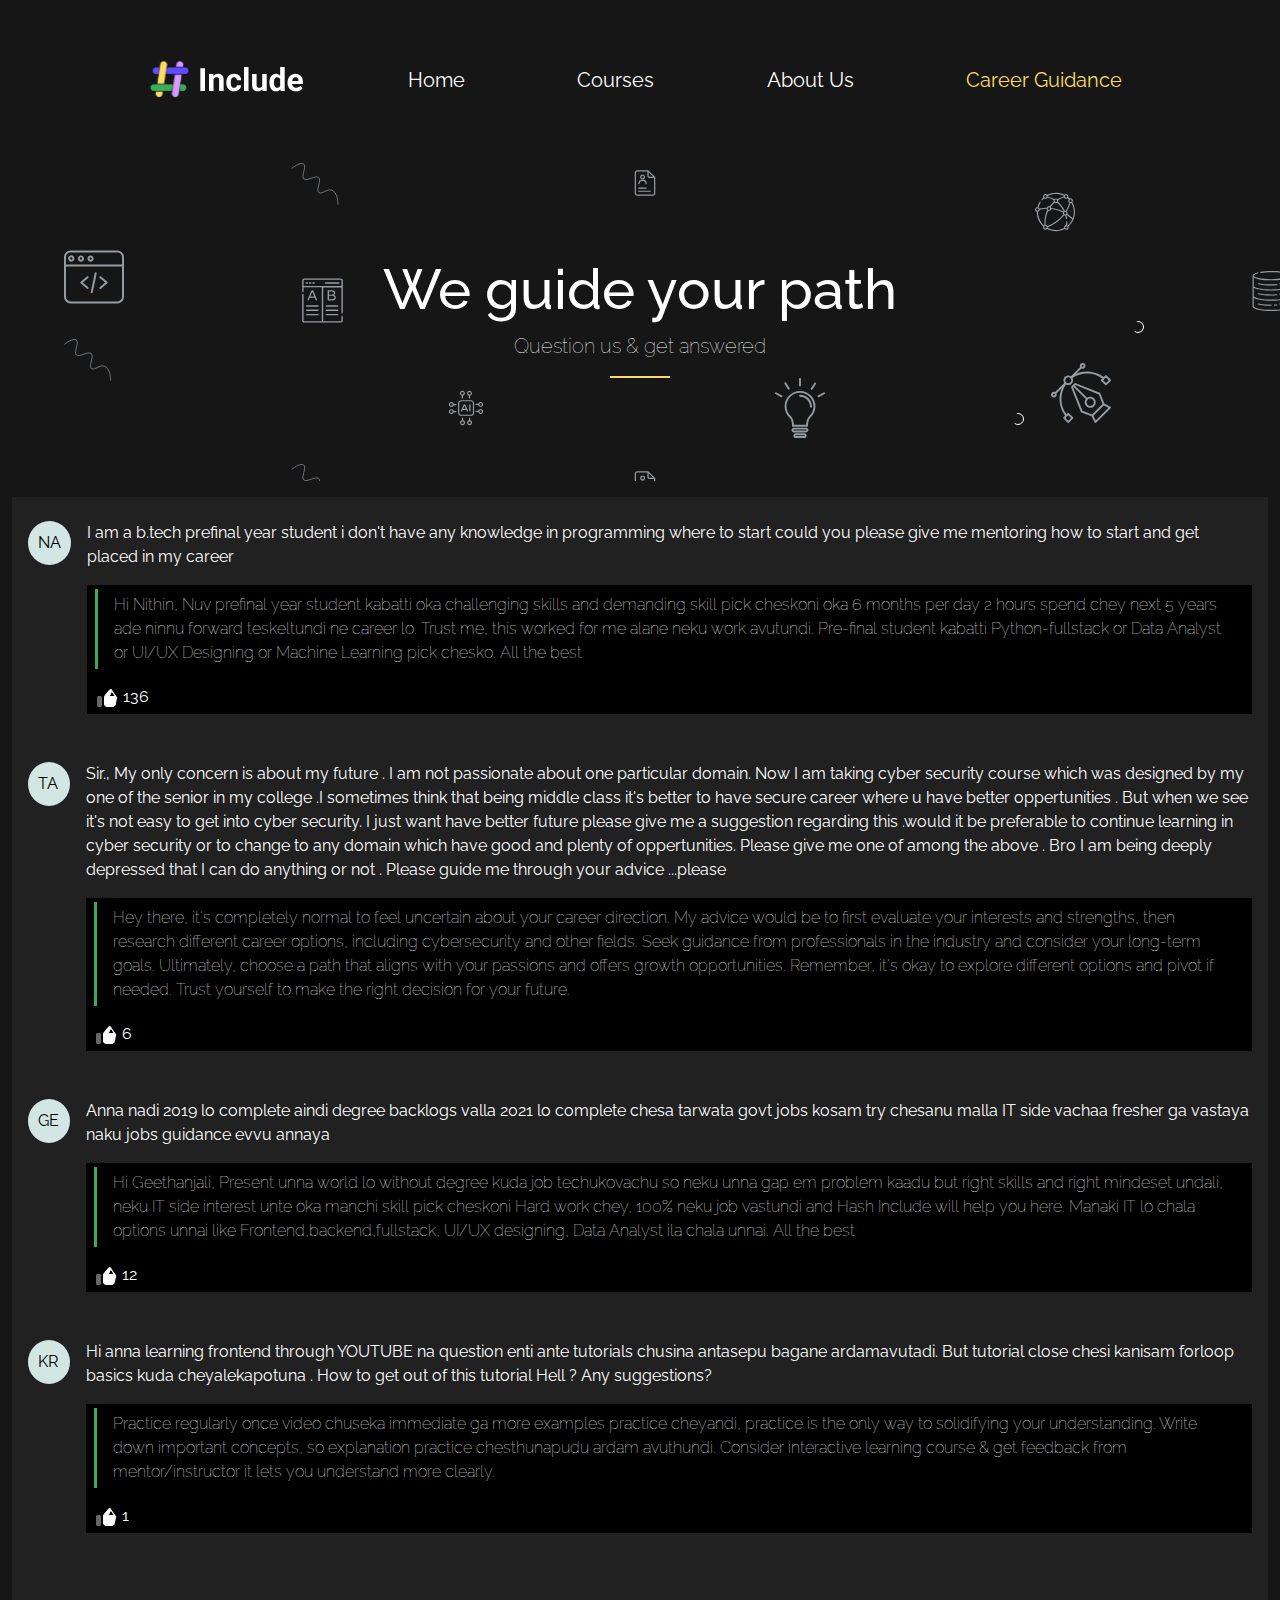
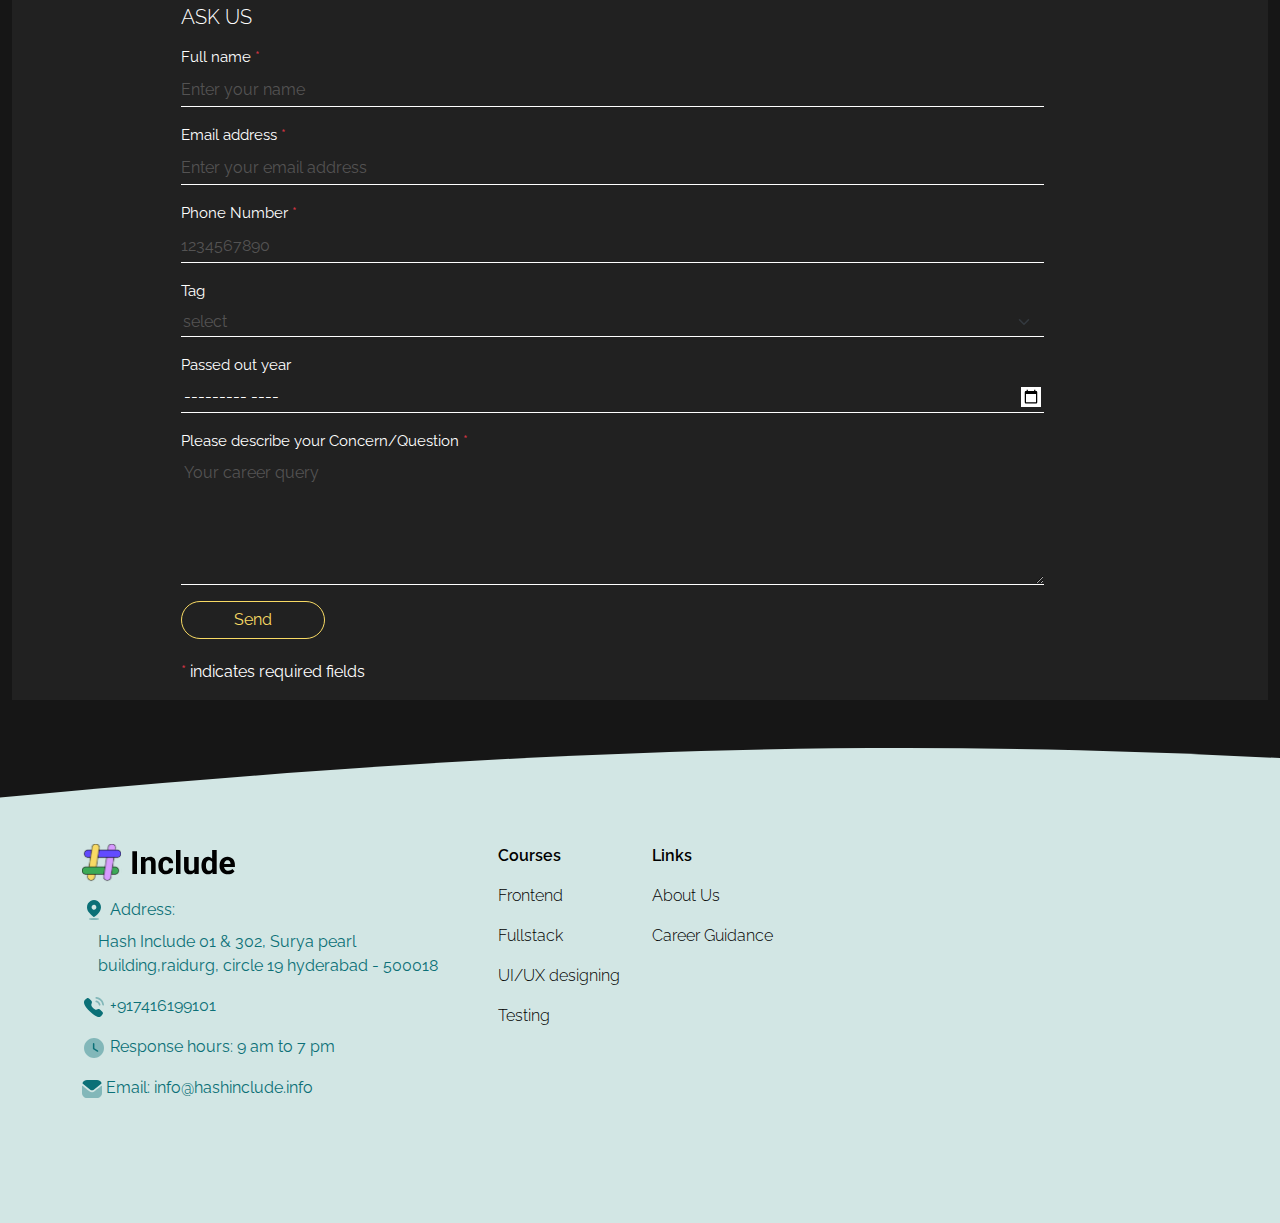
<file: guidance.html>
<!DOCTYPE html>
<html lang="en">
  <head>
    <meta charset="UTF-8" />
    <meta name="viewport" content="width=device-width, initial-scale=1.0" />
    <title>
      Hash Include | Elevate Your Skills with Hash Include's Guidance
    </title>
    <meta
      name="description"
      content="Linked-In Networking. Resume Building. Real-Time Projects. Pitching Startup Ideas. Expert Instructor. Interactive Learning. Verified Certificate. Why We Stand Out. Best Learning Experience."
    />
    <meta
      name="keywords"
      content="Hash Include, Frontend, Fullstack, Madhapur"
    />
    <link rel="shortcut icon" href="assets/favicon.png" type="image/x-icon" />
    <!-- Bootstrap CSS CDN starts here -->
    <link
      href="https://cdn.jsdelivr.net/npm/bootstrap@5.3.3/dist/css/bootstrap.min.css"
      rel="stylesheet"
      integrity="sha384-QWTKZyjpPEjISv5WaRU9OFeRpok6YctnYmDr5pNlyT2bRjXh0JMhjY6hW+ALEwIH"
      crossorigin="anonymous"
    />
    <!-- Bootstrap JavaScript CDN starts here -->
    <script
      src="https://cdn.jsdelivr.net/npm/bootstrap@5.3.3/dist/js/bootstrap.bundle.min.js"
      integrity="sha384-YvpcrYf0tY3lHB60NNkmXc5s9fDVZLESaAA55NDzOxhy9GkcIdslK1eN7N6jIeHz"
      crossorigin="anonymous"
    ></script>

    <!-- Custom CSS starts here -->
    <link rel="stylesheet" href="styles/guidance.css" />
    <link rel="stylesheet" href="styles/common-styles.css" />
  </head>
  <body>
    <!-- header section starts here -->
    <header>
      <section class="container-fluid primary-navbar-section">
        <!-- <div class="container"> -->
        <nav class="navbar navbar-expand-lg primary-navbar mx-auto my-5 fs-5">
          <div class="container-fluid">
            <a class="navbar-brand pe-5 me-5" href="#"
              ><img src="assets/hash-include-logo.svg" alt="logo"
            /></a>
            <button
              class="navbar-toggler hamburger-btn"
              type="button"
              data-bs-toggle="collapse"
              data-bs-target="#navbarNav"
              aria-controls="navbarNav"
              aria-expanded="false"
              aria-label="Toggle navigation"
            >
              <span class="hamburger"></span>
              <span class="hamburger"></span>
              <span class="hamburger"></span>
            </button>
            <div class="collapse navbar-collapse" id="navbarNav">
              <ul class="navbar-nav w-100 d-flex justify-content-between">
                <li class="nav-item">
                  <a
                    class="nav-link text-white active"
                    aria-current="page"
                    href="index.html"
                    >Home</a
                  >
                </li>
                <li class="nav-item">
                  <a class="nav-link text-white" href="courses.html">Courses</a>
                </li>
                <li class="nav-item">
                  <a class="nav-link text-white" href="about.html">About Us</a>
                </li>
                <li class="nav-item">
                  <a class="nav-link active-link" href="#">Career Guidance</a>
                </li>
              </ul>
            </div>
          </div>
        </nav>
        <!-- </div> -->
      </section>
    </header>
    <!-- header section ends here -->

    <main>
      <!-- Guidance title section starts here -->
      <section class="guidance-title-section py-5">
        <div class="container text-center py-5">
          <h2 class="display-4 fw-medium">We guide your path</h2>
          <p class="fs-5 fw-lighter mb-0">Question us & get answered</p>
          <span class="guidance-title-line guidance-yellow-line"></span>
        </div>
      </section>
      <!-- Guidance title section ends here -->

      <!-- Queries and form section starts here -->
      <section class="queries-and-form-section mt-3">
        <div class="container-fluid">
          <div class="row">
            <div class="col-xxl-9">
              <!-- Query - 1 -->
              <div class="queries-inner-container py-4 px-3">
                <div class="d-flex">
                  <div class="query-icon-container pe-3">
                    <span class="d-inline-block query-icon text-black">NA</span>
                  </div>
                  <div class="query-and-answer-container">
                    <div class="query-container">
                      <p>
                        I am a b.tech prefinal year student i don't have any
                        knowledge in programming where to start could you please
                        give me mentoring how to start and get placed in my
                        career
                      </p>
                    </div>
                    <div class="answer-and-like-container py-1 px-2">
                      <p class="px-3 py-1 answer-container fw-lighter">
                        Hi Nithin, Nuv prefinal year student kabatti oka
                        challenging skills and demanding skill pick cheskoni oka
                        6 months per day 2 hours spend chey next 5 years ade
                        ninnu forward teskeltundi ne career lo. Trust me, this
                        worked for me alane neku work avutundi. Pre-final
                        student kabatti Python-fullstack or Data Analyst or
                        UI/UX Designing or Machine Learning pick chesko. All the
                        best
                      </p>
                      <div class="like-icon">
                        <!-- <button type="button" class="bg-dark"> -->
                        <img
                          role="button"
                          src="assets/like.svg"
                          alt="Like icon"
                        />
                        <!-- </button> -->
                        <span>136</span>
                      </div>
                    </div>
                  </div>
                </div>
              </div>

              <!-- Query - 2 -->
              <div class="queries-inner-container py-4 px-3">
                <div class="d-flex">
                  <div class="query-icon-container pe-3">
                    <span class="d-inline-block query-icon text-black">TA</span>
                  </div>
                  <div class="query-and-answer-container">
                    <div class="query-container">
                      <p>
                        Sir., My only concern is about my future . I am not
                        passionate about one particular domain. Now I am taking
                        cyber security course which was designed by my one of
                        the senior in my college .I sometimes think that being
                        middle class it's better to have secure career where u
                        have better oppertunities . But when we see it's not
                        easy to get into cyber security. I just want have better
                        future please give me a suggestion regarding this .would
                        it be preferable to continue learning in cyber security
                        or to change to any domain which have good and plenty of
                        oppertunities. Please give me one of among the above .
                        Bro I am being deeply depressed that I can do anything
                        or not . Please guide me through your advice ...please
                      </p>
                    </div>
                    <div class="answer-and-like-container py-1 px-2">
                      <p class="px-3 py-1 answer-container fw-lighter">
                        Hey there, it's completely normal to feel uncertain
                        about your career direction. My advice would be to first
                        evaluate your interests and strengths, then research
                        different career options, including cybersecurity and
                        other fields. Seek guidance from professionals in the
                        industry and consider your long-term goals. Ultimately,
                        choose a path that aligns with your passions and offers
                        growth opportunities. Remember, it's okay to explore
                        different options and pivot if needed. Trust yourself to
                        make the right decision for your future.
                      </p>
                      <div class="like-icon">
                        <!-- <button type="button" class="bg-dark"> -->
                        <img
                          role="button"
                          src="assets/like.svg"
                          alt="Like icon"
                        />
                        <!-- </button> -->
                        <span>6</span>
                      </div>
                    </div>
                  </div>
                </div>
              </div>

              <!-- Query - 3 -->
              <div class="queries-inner-container py-4 px-3">
                <div class="d-flex">
                  <div class="query-icon-container pe-3">
                    <span class="d-inline-block query-icon text-black">GE</span>
                  </div>
                  <div class="query-and-answer-container">
                    <div class="query-container">
                      <p>
                        Anna nadi 2019 lo complete aindi degree backlogs valla
                        2021 lo complete chesa tarwata govt jobs kosam try
                        chesanu malla IT side vachaa fresher ga vastaya naku
                        jobs guidance evvu annaya
                      </p>
                    </div>
                    <div class="answer-and-like-container py-1 px-2">
                      <p class="px-3 py-1 answer-container fw-lighter">
                        Hi Geethanjali, Present unna world lo without degree
                        kuda job techukovachu so neku unna gap em problem kaadu
                        but right skills and right mindeset undali, neku IT side
                        interest unte oka manchi skill pick cheskoni Hard work
                        chey, 100% neku job vastundi and Hash Include will help
                        you here. Manaki IT lo chala options unnai like
                        Frontend,backend,fullstack, UI/UX designing, Data
                        Analyst ila chala unnai. All the best
                      </p>
                      <div class="like-icon">
                        <!-- <button type="button" class="bg-dark"> -->
                        <img
                          role="button"
                          src="assets/like.svg"
                          alt="Like icon"
                        />
                        <!-- </button> -->
                        <span>12</span>
                      </div>
                    </div>
                  </div>
                </div>
              </div>

              <!-- Query - 4 -->
              <div class="queries-inner-container pt-4 pb-5 px-3">
                <div class="d-flex">
                  <div class="query-icon-container pe-3">
                    <span class="d-inline-block query-icon text-black">KR</span>
                  </div>
                  <div class="query-and-answer-container">
                    <div class="query-container">
                      <p>
                        Hi anna learning frontend through YOUTUBE na question
                        enti ante tutorials chusina antasepu bagane
                        ardamavutadi. But tutorial close chesi kanisam forloop
                        basics kuda cheyalekapotuna . How to get out of this
                        tutorial Hell ? Any suggestions?
                      </p>
                    </div>
                    <div class="answer-and-like-container py-1 px-2">
                      <p class="px-3 py-1 answer-container fw-lighter">
                        Practice regularly once video chuseka immediate ga more
                        examples practice cheyandi, practice is the only way to
                        solidifying your understanding. Write down important
                        concepts, so explanation practice chesthunapudu ardam
                        avuthundi. Consider interactive learning course & get
                        feedback from mentor/instructor it lets you understand
                        more clearly.
                      </p>
                      <div class="like-icon">
                        <!-- <button type="button" class="bg-dark"> -->
                        <img
                          role="button"
                          src="assets/like.svg"
                          alt="Like icon"
                        />
                        <!-- </button> -->
                        <span>1</span>
                      </div>
                    </div>
                  </div>
                </div>
              </div>
            </div>

            <!-- Ask us form section starts here -->
            <div class="col-xxl-3">
              <div class="form-container px-3 pt-4">
                <div class="gform-inner-container">
                  <h5 class="fw-light mb-3">ASK US</h5>
                  <form>
                    <p>
                      <label for="name"
                        >Full name <span class="text-danger">*</span></label
                      >
                    </p>
                    <p>
                      <input
                        type="text"
                        name="name"
                        id="name"
                        class="form-control"
                        placeholder="Enter your name"
                        required
                      />
                    </p>
                    <p>
                      <label for="email"
                        >Email address <span class="text-danger">*</span></label
                      >
                    </p>
                    <p>
                      <input
                        type="email"
                        name="email"
                        id="email"
                        class="form-control"
                        placeholder="Enter your email address"
                        required
                      />
                    </p>

                    <p>
                      <label for="phone"
                        >Phone Number <span class="text-danger">*</span></label
                      >
                    </p>
                    <p>
                      <input
                        type="tel"
                        name="phone"
                        id="phone"
                        class="form-control"
                        placeholder="1234567890"
                        required
                      />
                    </p>

                    <p>
                      <label for="tag">Tag</label>
                    </p>
                    <p>
                      <select name="tag" id="tag" class="form-select">
                        <option value="select">select</option>
                        <option value="Programming">Programming</option>
                        <option value="Career">Career</option>
                        <option value="Career gap">Career gap</option>
                        <option value="Testing">Testing</option>
                        <option value="AI">AI</option>
                        <option value="Dropout">Dropout</option>
                        <option value="Designing">Designing</option>
                        <option value="Other">Other</option>
                      </select>
                    </p>

                    <p><label for="year">Passed out year</label></p>
                    <p>
                      <input
                        type="month"
                        name="year"
                        id="year"
                        class="form-control"
                      />
                    </p>

                    <p>
                      <label for="question"
                        >Please describe your Concern/Question
                        <span class="text-danger">*</span>
                      </label>
                    </p>
                    <p>
                      <textarea
                        name="question"
                        id="auestion"
                        class="form-control"
                        placeholder="Your career query"
                        rows="5"
                        cols="35"
                        required
                      ></textarea>
                    </p>

                    <p>
                      <button type="button" class="btn send-btn">Send</button>
                    </p>

                    <p class="mb-0 py-3">
                      <span class="text-danger">*</span> indicates required
                      fields
                    </p>
                  </form>
                </div>
              </div>
            </div>
            <!-- Ask us form section starts here -->
          </div>
        </div>
      </section>
      <!-- Queries and form section ends here -->
    </main>

    <!-- footer section starts here -->
    <footer class="footer-section">
      <div class="container mt-5 py-5">
        <div class="row pt-5 pb-4">
          <div class="col-10 mx-auto col-lg-4">
            <div class="inner-container mb-4 mb-md-0 contact-info">
              <img src="assets/footer-logo.svg" alt="footer-logo" />
              <p class="mt-3 mb-2">
                <img src="assets/location.svg" alt="Loaction image" />
                <span>Address:</span>
              </p>
              <p class="ps-3">
                Hash Include 01 & 302, Surya pearl building,raidurg, circle 19
                hyderabad - 500018
              </p>
              <a href="tel:+917416199101">
                <img src="assets/Calling.svg" alt="Calling image" />
                <span>+917416199101</span>
              </a>
              <p class="mt-3">
                <img src="assets/time.svg" alt="Time image" />
                <span>Response hours: 9 am to 7 pm</span>
              </p>
              <a href="mailto:info@hashinclude.info"
                ><img src="assets/mail.svg" alt="Mail image" />
                <span>Email: info@hashinclude.info</span></a
              >
            </div>
          </div>

          <div class="col-5 mx-auto mt-3 mt-lg-0 col-lg-2 ps-5 courses-footer">
            <p class="text-black fw-semibold">Courses</p>
            <p>
              <a
                class="text-decoration-none text-black fw-light"
                href="courses.html"
                >Frontend</a
              >
            </p>
            <p>
              <a
                class="text-decoration-none text-black fw-light"
                href="courses.html"
                >Fullstack</a
              >
            </p>
            <p>
              <a
                class="text-decoration-none text-black fw-light"
                href="courses.html"
                >UI/UX designing</a
              >
            </p>
            <p>
              <a
                class="text-decoration-none text-black fw-light"
                href="courses.html"
                >Testing</a
              >
            </p>
          </div>
          <div class="col-5 mx-auto mt-3 mt-lg-0 col-lg-2 footer-links">
            <div class="inner-container ac-links">
              <p class="text-black fw-semibold">Links</p>
              <p>
                <a
                  class="text-decoration-none text-black fw-light"
                  href="about.html"
                  >About Us</a
                >
              </p>
              <p>
                <a
                  class="text-decoration-none text-black fw-light"
                  href="guidance.html"
                  >Career Guidance</a
                >
              </p>
            </div>
          </div>
          <div class="col-10 m-auto text-center col-lg-4 maps">
            <iframe
              src="https://www.google.com/maps/embed?pb=!1m14!1m8!1m3!1d5200.451197299712!2d78.3900038460928!3d17.44710862660464!3m2!1i1024!2i768!4f13.1!3m3!1m2!1s0x3bcb9158f201b205%3A0x11bbe7be7792411b!2sMadhapur%2C%20Hyderabad%2C%20Telangana!5e0!3m2!1sen!2sin!4v1716829353590!5m2!1sen!2sin"
              width="300"
              height="300"
              style="border: 0"
              allowfullscreen=""
              loading="lazy"
              referrerpolicy="no-referrer-when-downgrade"
            ></iframe>
          </div>
        </div>
      </div>
    </footer>
    <!-- footer section ends here -->
  </body>
</html>
</file>
<file: styles/about.css>
@import "https://fonts.googleapis.com/css2?family=Raleway:ital,wght@0,100..900;1,100..900&display=swap";

body {
  background-color: #161616;
  color: #fff;
  font-family: "Raleway", sans-serif;
}

/* header section starts here */

nav.primary-navbar {
  max-width: 80%;
}

/* header Media Queries section starts here */

@media screen and (max-width: 576px) {
  nav.primary-navbar {
    max-width: 100%;
  }
}
/* header Media Queries section ends here */

/* header section ends here */

/* About us and Our team section starts here */
section.au-and-ot-section {
  background-color: #212121;
  max-width: 96%;
  margin: auto;
}
/* About us and Our team section ends here */

/* About us section starts here */

section.about-us-section {
  max-width: 80%;
  margin: auto;
}

span.yellow-line {
  width: 41px;
  display: inline-block;
  height: 4px;
  background: #f8da64;
  vertical-align: middle;
  margin-right: 15px;
}

div.hashinclude-stats-card h2 {
  font-size: 50px;
  font-weight: 500;
  line-height: 1.2;
  margin-bottom: 0.5rem;
}

div.hashinclude-stats-card h2 span {
  color: #f8da63;
}
/* About us section ends here */

/* Our team section starts here */

p.our-team-intro {
  width: 50%;
}

div.member-cards-container {
  justify-content: space-between;
}

div.member-details {
  position: absolute;
  top: 68px;
  left: 46px;
  text-align: center;
}

div.member-details h4 {
  font-size: 22px;
  margin-bottom: 3px;
}

div.member-details p {
  font-size: small;
}

/* Our team Media Queries section starts here */

@media screen and (max-width: 576px) {
  p.our-team-intro {
    width: 95%;
  }

  div.member-cards-container {
    justify-content: center;
  }
}

@media screen and (min-width: 992px) and (max-width: 1200px) {
  p.our-team-intro {
    width: 85%;
  }

  div.member-cards-container {
    justify-content: space-around;
  }
}

/* Our team Media Queries section ends here */

/* Our team section ends here */

/* footer section starts here */

footer.footer-section {
  background-image: url("../assets/footer-bg.cc00989cacc2122a.svg");
  background-repeat: no-repeat;
  background-size: cover;
}

div.contact-info p,
div.contact-info a {
  color: #0b7077;
  text-decoration: none;
}

/* Footer Media Queries section starts here */

@media screen and (max-width: 576px) {
  footer.footer-section {
    background-position-x: center;
  }
}
/* Footer Media Queries section ends here */

/* footer section ends here */
</file>
<file: styles/common-styles.css>
button.hamburger-btn:focus {
  border: 0.5px solid white;
}

span.hamburger {
  display: block;
  width: 20px;
  height: 2px;
  background-color: #fff;
  margin: 4px 0 4px 0;
}

a.active-link,
a.active-link:hover {
  color: #f8da64;
}
/* popular courses Media Queries section starts here */

@media screen and (max-width: 576px) {
  div.student-card-icons {
    top: -25px;
    left: 14%;
    padding: 10px 14px;
  }
}

@media screen and (min-width: 992px) and (max-width: 1399px) {
  div.student-card-icons {
    top: -25px;
    left: 24%;
    padding: 10px 14px;
  }
}

@media screen and (min-width: 1200px) {
  .popular-courses-navbar div {
    max-width: 75%;
  }
}
/* popular courses Media Queries section ends here */
</file>
<file: styles/courses.css>
@import "https://fonts.googleapis.com/css2?family=Raleway:ital,wght@0,100..900;1,100..900&display=swap";

* {
  scroll-behavior: smooth;
}

body {
  background-color: #161616;
  color: #fff;
  font-family: "Raleway", sans-serif;
}

/* header section starts here */

nav.primary-navbar {
  max-width: 80%;
}

/* header Media Queries section starts here */

@media screen and (max-width: 576px) {
  nav.primary-navbar {
    max-width: 100%;
  }
}
/* header Media Queries section ends here */

/* header section ends here */

/* all courses section starts here */
div.course-details {
  background-color: #212121;
}

div.student-card-icons {
  top: -20px;
  left: 11%;
  padding: 10px 14px;
}

div.details {
  font-size: 14px;
  min-height: 223px;
}

div.learn-more-btn button {
  border: 1px solid #f8da64;
}

div.learn-more-btn button:hover {
  background: #f8da64;
}

div.learn-more-btn a {
  color: #f8da64;
  font-size: 15px;
}

div.learn-more-btn button:hover a {
  color: #000;
}

div.popular-courses-dropdown-container select.popular-courses-dropdown {
  max-width: 90%;
  margin: auto;
  color: #fff;
}

div.popular-courses-dropdown-container
  select.popular-courses-dropdown.form-select {
  --bs-form-select-bg-img: url(../assets/select-expand-arrow.png);
  display: block;
  width: 100%;
  padding: 0.375rem 2.25rem 0.375rem 0.75rem;
  font-size: 1rem;
  font-weight: 400;
  line-height: 1.5;
  color: var(--bs-body-color);
  -webkit-appearance: none;
  -moz-appearance: none;
  appearance: none;
  background-color: var(--bs-body-bg);
  background-image: var(--bs-form-select-bg-img),
    var(--bs-form-select-bg-icon, none);
  background-repeat: no-repeat;
  background-position: right 0.75rem center;
  background-size: 20px 18px;
  border: var(--bs-border-width) solid var(--bs-border-color);
  border-radius: var(--bs-border-radius);
  transition: border-color 0.15s ease-in-out, box-shadow 0.15s ease-in-out;
}

/* all courses Media Queries section starts here */

/* @media screen and (max-width: 576px) {
  div.student-card-icons {
    top: -25px;
    left: 25%;
    padding: 10px 14px;
  }
} */
/* all courses Media Queries section ends here */

/* all courses section ends here */

/* front end course section starts here */

div.fe-course-container {
  background-color: #212121;
}

div.enroll-now-btn button {
  color: #f8da64;
  font-size: 17px;
  padding: 11px 24px;
  border: 1px solid #f8da64;
}

div.enroll-now-btn button:hover {
  background: #f8da64;
  color: #000;
}

/* Modal Form section starts here */
div.modal-form-container {
  background-color: #212121;
}

div.modal-form-container form label {
  font-size: 15px;
}

input[type="text"]::placeholder,
input[type="email"]::placeholder,
input[type="tel"]::placeholder,
div.modal-form-container textarea::placeholder {
  color: #545353;
}

div.modal-form-container form input,
div.modal-form-container form input:focus {
  background-color: #212121;
  color: #fff;
  border: 0;
  border-bottom: 1px solid white;
  /* width: 94%; */
  padding: 4px;
  padding-left: 0;
  border-radius: 0;
}

div.modal-form-container form textarea,
div.modal-form-container form textarea:focus {
  background-color: #212121;
  border: 0;
  border-bottom: 1px solid #fff;
  padding: 3px;
  color: #fff;
  border-radius: 0;
}

div.modal-form-container form select {
  background-color: #212121;
  color: #545353;
  border: 0;
  border-bottom: 1px solid #fff;
  /* width: 95%; */
  padding: 4px;
  border-radius: 0;
}

div.modal-form-container form select#course {
  color: #fff;
}

div.modal-form-container form select:focus {
  color: #fff;
}

button.btn-register {
  border: 1px solid #f8da64;
  color: #f8da64;
  padding: 8px 120px;
  border-radius: 30px;
}

button.btn-register:hover {
  border: 1px solid #f8da64;
  color: #f8da64;
}

button.modal-close-btn {
  background-color: #212121;
}
/* Modal Form section ends here */

section.fe-course-section p {
  font-size: 14px;
}

ul.course-content-list li {
  font-weight: 300;
  font-size: 14px;
  margin-bottom: 25px;
}

ul.course-content-list {
  /* min-width: 70px; */
  margin-left: 30px;
}

ul.course-content-list li span {
  font-weight: 600;
  font-size: 14px;
}

div.cpa-card {
  background-color: #3442d9;
}

/* ul.cpa-list {
  min-height: 188px;
} */

ul.cpa-list li {
  margin-top: 22px;
}

div.explore-other-courses-links a {
  color: #f8da63;
  font-size: 19px;
}

/* front end Media Queries section starts here */

@media screen and (min-width: 1200px) {
  ul.cpa-list {
    min-height: 188px;
  }
}
/* front end Media Queries section ends here */

/* front end course section ends here */

/* footer section starts here */

footer.footer-section {
  background-image: url("../assets/footer-bg.cc00989cacc2122a.svg");
  background-repeat: no-repeat;
  background-size: cover;
}

div.contact-info p,
div.contact-info a {
  color: #0b7077;
  text-decoration: none;
}

/* Footer Media Queries section starts here */

@media screen and (max-width: 576px) {
  footer.footer-section {
    background-position-x: center;
  }
}
/* Footer Media Queries section ends here */

/* footer section ends here */
</file>
<file: styles/guidance.css>
@import "https://fonts.googleapis.com/css2?family=Raleway:ital,wght@0,100..900;1,100..900&display=swap";

body {
  background-color: #161616;
  color: #fff;
  font-family: "Raleway", sans-serif;
}

/* header section starts here */

nav.primary-navbar {
  max-width: 80%;
}

/* header Media Queries section starts here */

@media screen and (max-width: 576px) {
  nav.primary-navbar {
    max-width: 100%;
  }
}
/* header Media Queries section ends here */

/* header section ends here */

/* Guidance title section starts here */

section.guidance-title-section {
  background-image: url("../assets/carrer-page-bg.f90597aae995a987.svg");
}

span.guidance-yellow-line {
  width: 60px;
  display: inline-block;
  height: 2px;
  background: #f8da64;
}
/* Guidance title section ends here */

/* Queries and form section starts here */

/* queries section starts here */

div.queries-inner-container {
  background-color: #212121;
}

span.query-icon {
  background-color: #d2e6e4;
  padding: 10px;
  border-radius: 50%;
  min-width: 42px;
}

div.answer-and-like-container {
  background-color: #000;
}

div.answer-and-like-container p.answer-container {
  border-left: 3px solid #3caa56;
}

/* queries section starts here */

/* Form section starts here */
div.form-container {
  background-color: #212121;
}

div.form-container form p:nth-child(odd) {
  margin-bottom: 5px;
}

div.form-container form label {
  font-size: 15px;
}

input[type="text"]::placeholder,
input[type="email"]::placeholder,
input[type="tel"]::placeholder,
div.form-container form textarea::placeholder {
  color: #545353;
}

div.form-container form input {
  background-color: #212121;
  color: #fff;
  border: 0;
  border-bottom: 1px solid white;
  width: 94%;
  padding: 4px;
  padding-left: 0;
  border-radius: 0;
}

div.form-container form input:focus {
  background-color: #212121;
  color: #fff;
}

input[type="month"]::-webkit-calendar-picker-indicator {
  background-color: #fff;
}

div.form-container form input[type="month"] {
  color: #fff;
  padding-left: 0;
  padding: 3px;
}

div.form-container form textarea {
  background-color: #212121;
  border: 0;
  border-bottom: 1px solid #fff;
  resize: vertical;
  padding: 3px;
  color: #fff;
  border-radius: 0;
  max-width: 94%;
}

div.form-container form textarea:focus {
  background-color: #212121;
  color: #fff;
}

div.form-container form select {
  background-color: #212121;
  color: #545353;
  border: 0;
  border-bottom: 1px solid #fff;
  width: 95%;
  padding: 2px;
  border-radius: 0;
  max-width: 94%;
}

div.form-container form select:focus {
  color: #fff;
}

button.send-btn {
  border: 1px solid #f8da64;
  color: #f8da64;
  padding: 6px 52px;
  border-radius: 30px;
}

button.send-btn:hover {
  border: 1px solid #f8da64;
  color: #f8da64;
}

/* Form Media Queries section starts here */

@media screen and (max-width: 576px) {
  section.guidance-title-section {
    background-position-x: center;
  }
}
@media screen and (min-width: 768px) and (max-width: 1400px) {
  div.gform-inner-container {
    max-width: 75%;
    margin: auto;
  }
}
/* Form Media Queries section ends here */
/* Form section ends here */

/* Queries and form section ends here */

/* footer section starts here */

footer.footer-section {
  background-image: url("../assets/footer-bg.cc00989cacc2122a.svg");
  background-repeat: no-repeat;
  background-size: cover;
}

div.contact-info p,
div.contact-info a {
  color: #0b7077;
  text-decoration: none;
}

/* Footer Media Queries section starts here */

@media screen and (max-width: 576px) {
  footer.footer-section {
    background-position-x: center;
  }
}
/* Footer Media Queries section ends here */

/* footer section ends here */
</file>
